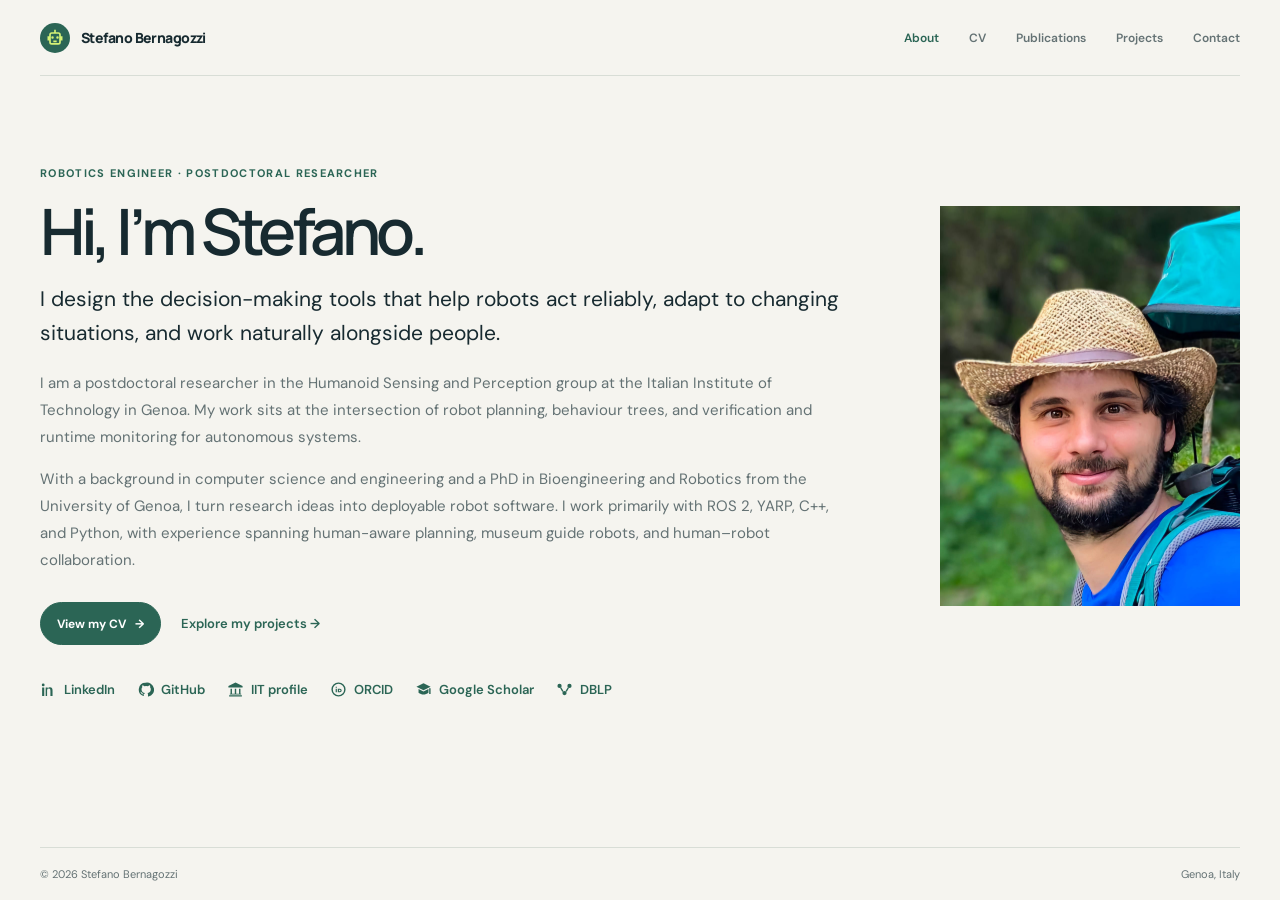
<file: index.html>
<!doctype html>
<html lang="en">
  <head>
    <meta charset="utf-8">
    <meta name="viewport" content="width=device-width, initial-scale=1">
    <meta name="theme-color" content="#f5f4ef">
    <meta name="description" content="Stefano Bernagozzi is a robotics engineer and postdoctoral researcher at the Italian Institute of Technology.">
    <title>About — Stefano Bernagozzi</title>
    <link rel="preconnect" href="https://fonts.googleapis.com">
    <link rel="preconnect" href="https://fonts.gstatic.com" crossorigin>
    <link href="https://fonts.googleapis.com/css2?family=DM+Sans:wght@400;500;600;700&family=Manrope:wght@400;500;600;700;800&display=swap" rel="stylesheet">
    <link rel="stylesheet" href="style.css?v=bio-cv-20261028">
  </head>
  <body>
    <header class="site-header">
      <a class="wordmark" href="index.html" aria-label="Stefano Bernagozzi, home"><span class="mark" aria-hidden="true"><svg><use href="profile-icons.svg#robot"></use></svg></span>Stefano Bernagozzi</a>
      <nav class="site-nav" aria-label="Main navigation">
        <a href="index.html" aria-current="page">About</a>
        <a href="cv.html">CV</a>
        <a href="publications.html">Publications</a>
        <a href="projects.html">Projects</a>
        <a href="contact.html">Contact</a>
      </nav>
    </header>
    <main class="page about-page">
      <div class="about-layout">
        <div class="about-copy">
          <p class="eyebrow">Robotics engineer · Postdoctoral researcher</p>
          <h1>Hi, I’m Stefano.</h1>
          <p class="lead">I design the decision-making tools that help robots act reliably, adapt to changing situations, and work naturally alongside people.</p>
          <p class="body-copy">I am a postdoctoral researcher in the Humanoid Sensing and Perception group at the Italian Institute of Technology in Genoa. My work sits at the intersection of robot planning, behaviour trees, and verification and runtime monitoring for autonomous systems.</p>
          <p class="body-copy">With a background in computer science and engineering and a PhD in Bioengineering and Robotics from the University of Genoa, I turn research ideas into deployable robot software. I work primarily with ROS 2, YARP, C++, and Python, with experience spanning human-aware planning, museum guide robots, and human–robot collaboration.</p>
          <div class="page-actions">
            <a class="button" href="cv.html">View my CV <span aria-hidden="true">→</span></a>
            <a class="text-link" href="projects.html">Explore my projects <span aria-hidden="true">→</span></a>
          </div>
        </div>
        <figure class="portrait">
          <img src="images/stefano-bernagozzi.jpg?v=20261028-new-photo" alt="Stefano Bernagozzi outdoors" width="1198" height="1600">
        </figure>
      </div>
      <div class="profile-links" aria-label="Professional and research profiles">
        <a href="https://www.linkedin.com/in/stefano-bernagozzi-224735a0/" target="_blank" rel="noopener noreferrer"><svg class="profile-icon" aria-hidden="true"><use href="profile-icons.svg#linkedin"></use></svg>LinkedIn</a>
        <a href="https://github.com/ste93" target="_blank" rel="noopener noreferrer"><svg class="profile-icon" aria-hidden="true"><use href="profile-icons.svg#github"></use></svg>GitHub</a>
        <a href="https://www.iit.it/people/stefano-bernagozzi" target="_blank" rel="noopener noreferrer"><svg class="profile-icon" aria-hidden="true"><use href="profile-icons.svg#institution"></use></svg>IIT profile</a>
        <a href="https://orcid.org/0000-0003-1360-7373" target="_blank" rel="noopener noreferrer"><svg class="profile-icon" aria-hidden="true"><use href="profile-icons.svg#orcid"></use></svg>ORCID</a>
        <a href="https://scholar.google.com/citations?user=8v1csBAAAAAJ&amp;hl=it" target="_blank" rel="noopener noreferrer"><svg class="profile-icon" aria-hidden="true"><use href="profile-icons.svg#scholar"></use></svg>Google Scholar</a>
        <a href="https://dblp.org/pid/285/0766.html" target="_blank" rel="noopener noreferrer"><svg class="profile-icon" aria-hidden="true"><use href="profile-icons.svg#dblp"></use></svg>DBLP</a>
      </div>
    </main>
    <footer class="site-footer"><span>© 2026 Stefano Bernagozzi</span><span>Genoa, Italy</span></footer>
  </body>
</html>
</file>
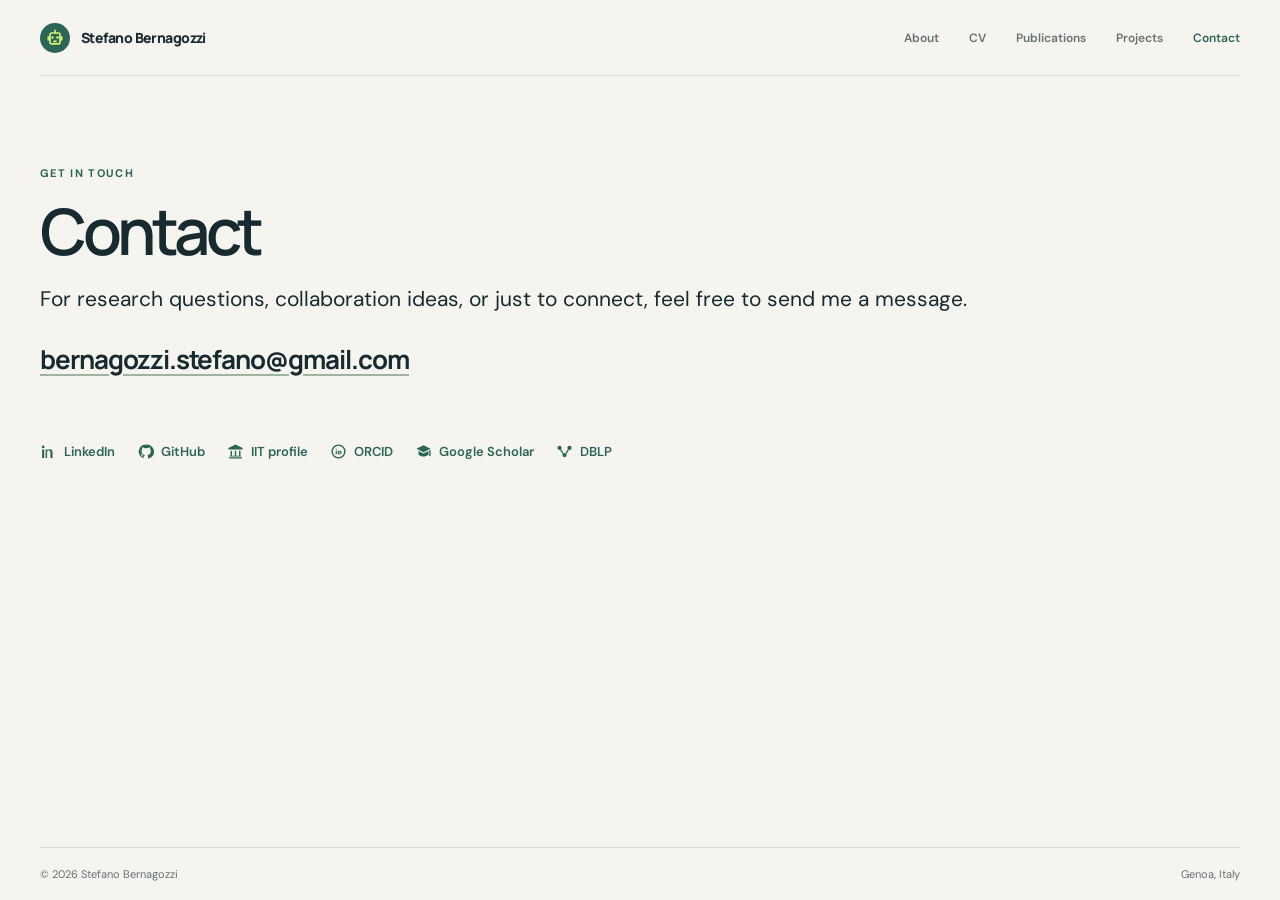
<file: contact.html>
<!doctype html>
<html lang="en">
  <head>
    <meta charset="utf-8">
    <meta name="viewport" content="width=device-width, initial-scale=1">
    <meta name="theme-color" content="#f5f4ef">
    <meta name="description" content="Contact Stefano Bernagozzi about robotics research and collaborations.">
    <title>Contact — Stefano Bernagozzi</title>
    <link rel="preconnect" href="https://fonts.googleapis.com">
    <link rel="preconnect" href="https://fonts.gstatic.com" crossorigin>
    <link href="https://fonts.googleapis.com/css2?family=DM+Sans:wght@400;500;600;700&family=Manrope:wght@400;500;600;700;800&display=swap" rel="stylesheet">
    <link rel="stylesheet" href="style.css?v=bio-cv-20261028">
  </head>
  <body>
    <header class="site-header">
      <a class="wordmark" href="index.html" aria-label="Stefano Bernagozzi, home"><span class="mark" aria-hidden="true"><svg><use href="profile-icons.svg#robot"></use></svg></span>Stefano Bernagozzi</a>
      <nav class="site-nav" aria-label="Main navigation">
        <a href="index.html">About</a>
        <a href="cv.html">CV</a>
        <a href="publications.html">Publications</a>
        <a href="projects.html">Projects</a>
        <a href="contact.html" aria-current="page">Contact</a>
      </nav>
    </header>
    <main class="page">
      <p class="eyebrow">Get in touch</p>
      <h1>Contact</h1>
      <p class="lead">For research questions, collaboration ideas, or just to connect, feel free to send me a message.</p>
      <a class="contact-email" href="mailto:bernagozzi.stefano@gmail.com">bernagozzi.stefano@gmail.com</a>
      <div class="profile-links" aria-label="More ways to connect">
        <a href="https://www.linkedin.com/in/stefano-bernagozzi-224735a0/" target="_blank" rel="noopener noreferrer"><svg class="profile-icon" aria-hidden="true"><use href="profile-icons.svg#linkedin"></use></svg>LinkedIn</a>
        <a href="https://github.com/ste93" target="_blank" rel="noopener noreferrer"><svg class="profile-icon" aria-hidden="true"><use href="profile-icons.svg#github"></use></svg>GitHub</a>
        <a href="https://www.iit.it/people/stefano-bernagozzi" target="_blank" rel="noopener noreferrer"><svg class="profile-icon" aria-hidden="true"><use href="profile-icons.svg#institution"></use></svg>IIT profile</a>
        <a href="https://orcid.org/0000-0003-1360-7373" target="_blank" rel="noopener noreferrer"><svg class="profile-icon" aria-hidden="true"><use href="profile-icons.svg#orcid"></use></svg>ORCID</a>
        <a href="https://scholar.google.com/citations?user=8v1csBAAAAAJ&amp;hl=it" target="_blank" rel="noopener noreferrer"><svg class="profile-icon" aria-hidden="true"><use href="profile-icons.svg#scholar"></use></svg>Google Scholar</a>
        <a href="https://dblp.org/pid/285/0766.html" target="_blank" rel="noopener noreferrer"><svg class="profile-icon" aria-hidden="true"><use href="profile-icons.svg#dblp"></use></svg>DBLP</a>
      </div>
    </main>
    <footer class="site-footer"><span>© 2026 Stefano Bernagozzi</span><span>Genoa, Italy</span></footer>
  </body>
</html>
</file>
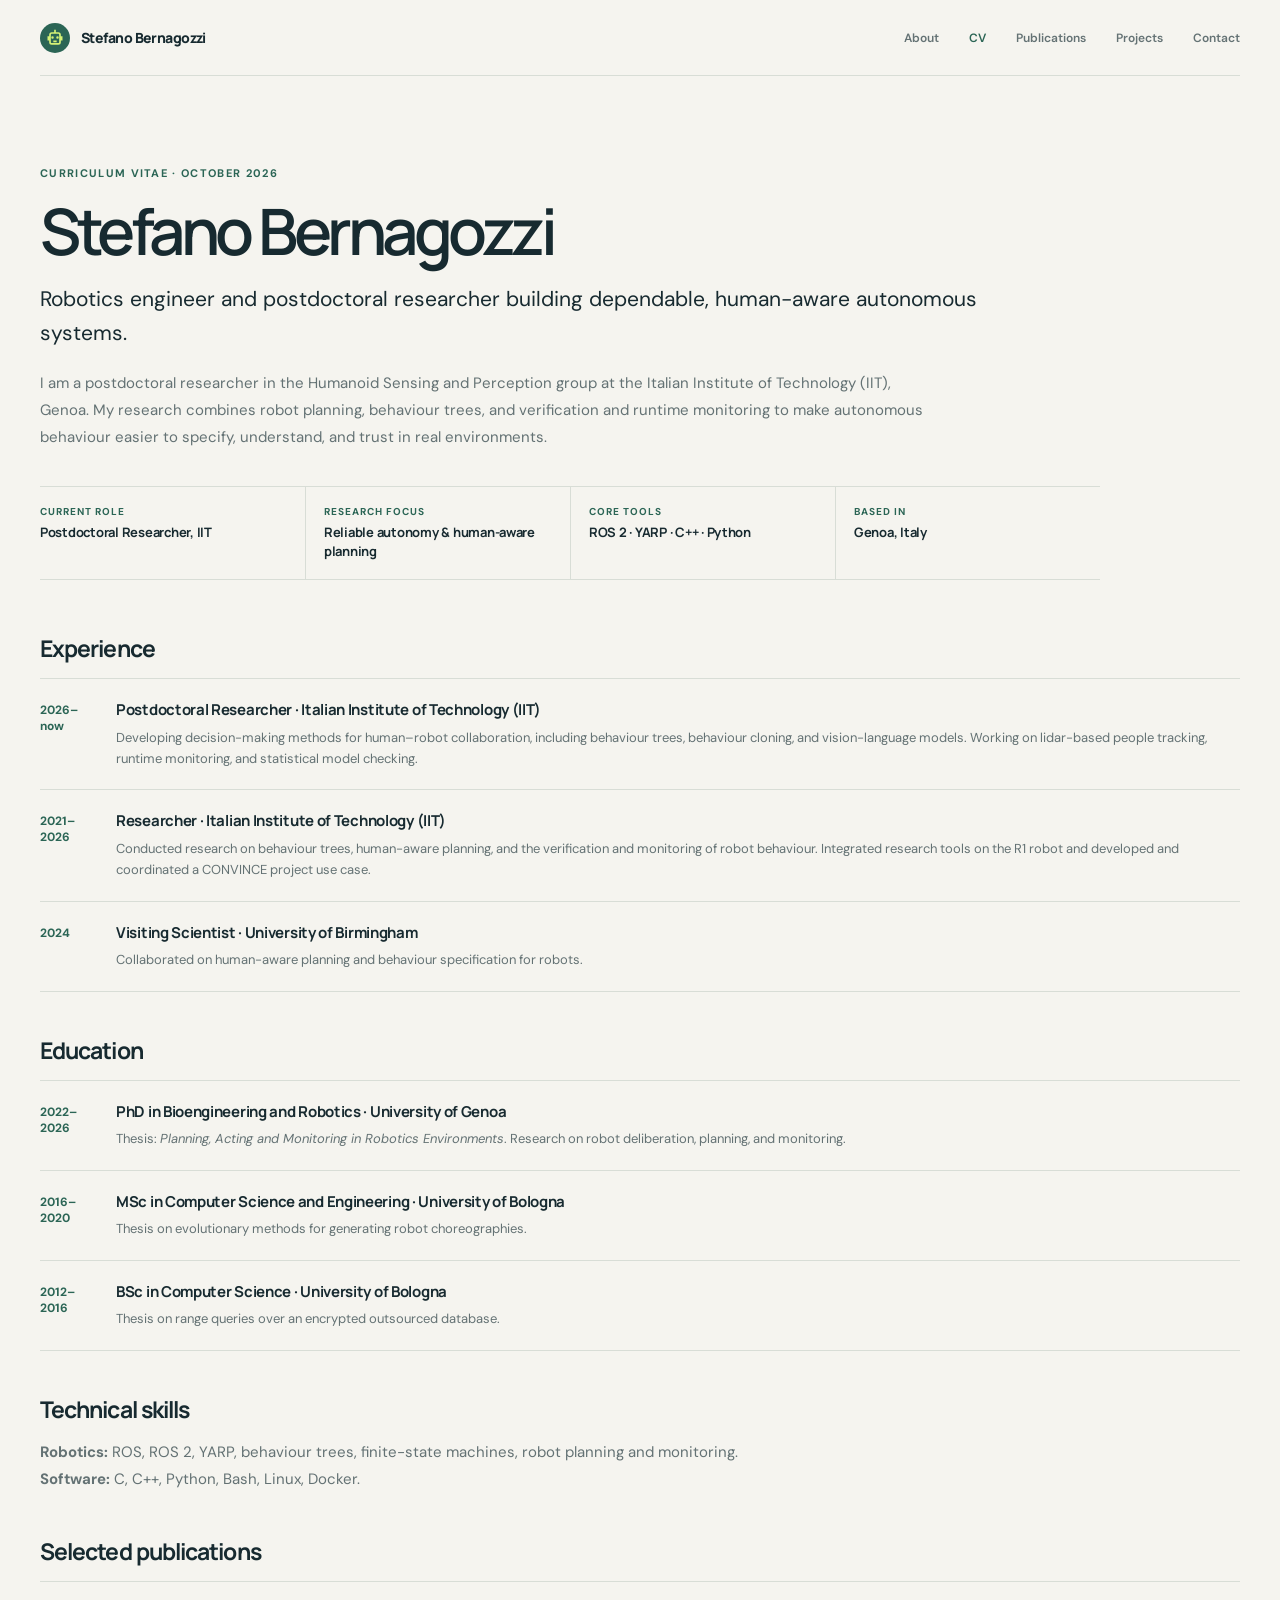
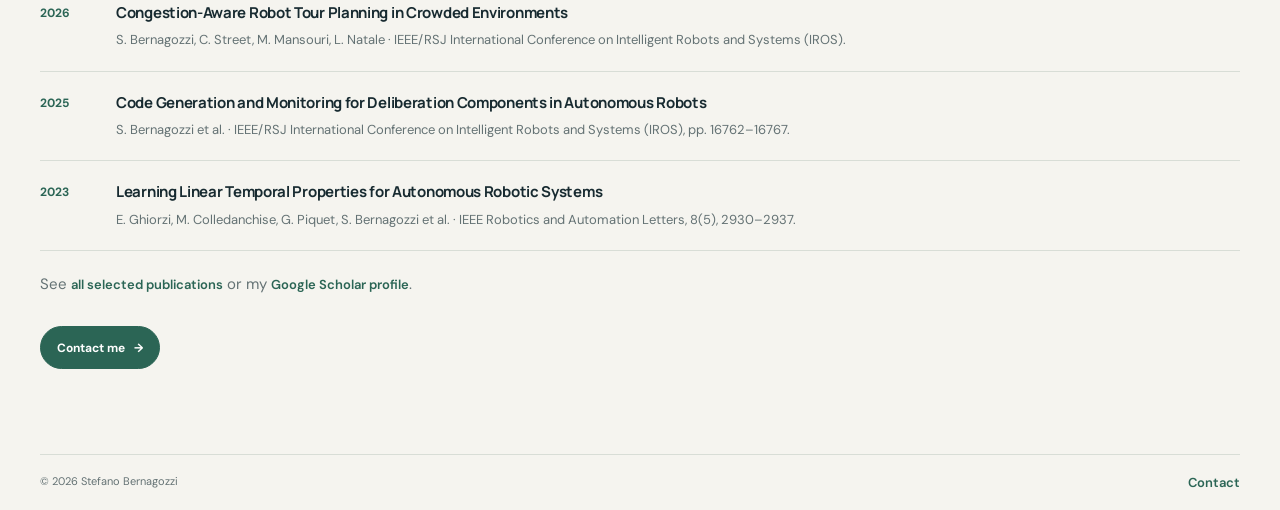
<file: cv.html>
<!doctype html>
<html lang="en">
  <head>
    <meta charset="utf-8">
    <meta name="viewport" content="width=device-width, initial-scale=1">
    <meta name="theme-color" content="#f5f4ef">
    <meta name="description" content="Professional CV of Stefano Bernagozzi, robotics engineer and researcher.">
    <title>CV — Stefano Bernagozzi</title>
    <link rel="preconnect" href="https://fonts.googleapis.com">
    <link rel="preconnect" href="https://fonts.gstatic.com" crossorigin>
    <link href="https://fonts.googleapis.com/css2?family=DM+Sans:wght@400;500;600;700&family=Manrope:wght@400;500;600;700;800&display=swap" rel="stylesheet">
    <link rel="stylesheet" href="style.css?v=bio-cv-20261028">
  </head>
  <body>
    <header class="site-header">
      <a class="wordmark" href="index.html" aria-label="Stefano Bernagozzi, home"><span class="mark" aria-hidden="true"><svg><use href="profile-icons.svg#robot"></use></svg></span>Stefano Bernagozzi</a>
      <nav class="site-nav" aria-label="Main navigation">
        <a href="index.html">About</a>
        <a href="cv.html" aria-current="page">CV</a>
        <a href="publications.html">Publications</a>
        <a href="projects.html">Projects</a>
        <a href="contact.html">Contact</a>
      </nav>
    </header>
    <main class="page">
      <p class="eyebrow">Curriculum vitae · October 2026</p>
      <h1>Stefano Bernagozzi</h1>
      <p class="lead">Robotics engineer and postdoctoral researcher building dependable, human-aware autonomous systems.</p>
      <p class="body-copy">I am a postdoctoral researcher in the Humanoid Sensing and Perception group at the Italian Institute of Technology (IIT), Genoa. My research combines robot planning, behaviour trees, and verification and runtime monitoring to make autonomous behaviour easier to specify, understand, and trust in real environments.</p>
      <dl class="cv-summary" aria-label="Professional summary">
        <div><dt>Current role</dt><dd>Postdoctoral Researcher, IIT</dd></div>
        <div><dt>Research focus</dt><dd>Reliable autonomy &amp; human-aware planning</dd></div>
        <div><dt>Core tools</dt><dd>ROS 2 · YARP · C++ · Python</dd></div>
        <div><dt>Based in</dt><dd>Genoa, Italy</dd></div>
      </dl>

      <section aria-labelledby="experience-heading">
        <h2 id="experience-heading">Experience</h2>
        <div class="item-list">
          <article class="list-item">
            <span class="item-year">2026–now</span>
            <div><h3 class="item-title">Postdoctoral Researcher · Italian Institute of Technology (IIT)</h3><p class="item-detail">Developing decision-making methods for human–robot collaboration, including behaviour trees, behaviour cloning, and vision-language models. Working on lidar-based people tracking, runtime monitoring, and statistical model checking.</p></div>
          </article>
          <article class="list-item">
            <span class="item-year">2021–2026</span>
            <div><h3 class="item-title">Researcher · Italian Institute of Technology (IIT)</h3><p class="item-detail">Conducted research on behaviour trees, human-aware planning, and the verification and monitoring of robot behaviour. Integrated research tools on the R1 robot and developed and coordinated a CONVINCE project use case.</p></div>
          </article>
          <article class="list-item">
            <span class="item-year">2024</span>
            <div><h3 class="item-title">Visiting Scientist · University of Birmingham</h3><p class="item-detail">Collaborated on human-aware planning and behaviour specification for robots.</p></div>
          </article>
        </div>
      </section>

      <section class="cv-section" aria-labelledby="education-heading">
        <h2 id="education-heading">Education</h2>
        <div class="item-list">
          <article class="list-item">
            <span class="item-year">2022–2026</span>
            <div><h3 class="item-title">PhD in Bioengineering and Robotics · University of Genoa</h3><p class="item-detail">Thesis: <em>Planning, Acting and Monitoring in Robotics Environments</em>. Research on robot deliberation, planning, and monitoring.</p></div>
          </article>
          <article class="list-item">
            <span class="item-year">2016–2020</span>
            <div><h3 class="item-title">MSc in Computer Science and Engineering · University of Bologna</h3><p class="item-detail">Thesis on evolutionary methods for generating robot choreographies.</p></div>
          </article>
          <article class="list-item">
            <span class="item-year">2012–2016</span>
            <div><h3 class="item-title">BSc in Computer Science · University of Bologna</h3><p class="item-detail">Thesis on range queries over an encrypted outsourced database.</p></div>
          </article>
        </div>
      </section>

      <section class="cv-section" aria-labelledby="skills-heading">
        <h2 id="skills-heading">Technical skills</h2>
        <p class="body-copy"><strong>Robotics:</strong> ROS, ROS 2, YARP, behaviour trees, finite-state machines, robot planning and monitoring.<br><strong>Software:</strong> C, C++, Python, Bash, Linux, Docker.</p>
      </section>

      <section class="cv-section" aria-labelledby="selected-work-heading">
        <h2 id="selected-work-heading">Selected publications</h2>
        <div class="item-list">
          <article class="list-item">
            <span class="item-year">2026</span>
            <div><h3 class="item-title">Congestion-Aware Robot Tour Planning in Crowded Environments</h3><p class="item-detail">S. Bernagozzi, C. Street, M. Mansouri, L. Natale · IEEE/RSJ International Conference on Intelligent Robots and Systems (IROS).</p></div>
          </article>
          <article class="list-item">
            <span class="item-year">2025</span>
            <div><h3 class="item-title">Code Generation and Monitoring for Deliberation Components in Autonomous Robots</h3><p class="item-detail">S. Bernagozzi et al. · IEEE/RSJ International Conference on Intelligent Robots and Systems (IROS), pp. 16762–16767.</p></div>
          </article>
          <article class="list-item">
            <span class="item-year">2023</span>
            <div><h3 class="item-title">Learning Linear Temporal Properties for Autonomous Robotic Systems</h3><p class="item-detail">E. Ghiorzi, M. Colledanchise, G. Piquet, S. Bernagozzi et al. · IEEE Robotics and Automation Letters, 8(5), 2930–2937.</p></div>
          </article>
        </div>
        <p class="body-copy cv-publication-links">See <a class="text-link" href="publications.html">all selected publications</a> or my <a class="text-link" href="https://scholar.google.com/citations?user=8v1csBAAAAAJ&amp;hl=it" target="_blank" rel="noopener noreferrer">Google Scholar profile</a>.</p>
      </section>
      <div class="page-actions"><a class="button" href="contact.html">Contact me <span aria-hidden="true">→</span></a></div>
    </main>
    <footer class="site-footer"><span>© 2026 Stefano Bernagozzi</span><a class="text-link" href="contact.html">Contact</a></footer>
  </body>
</html>
</file>
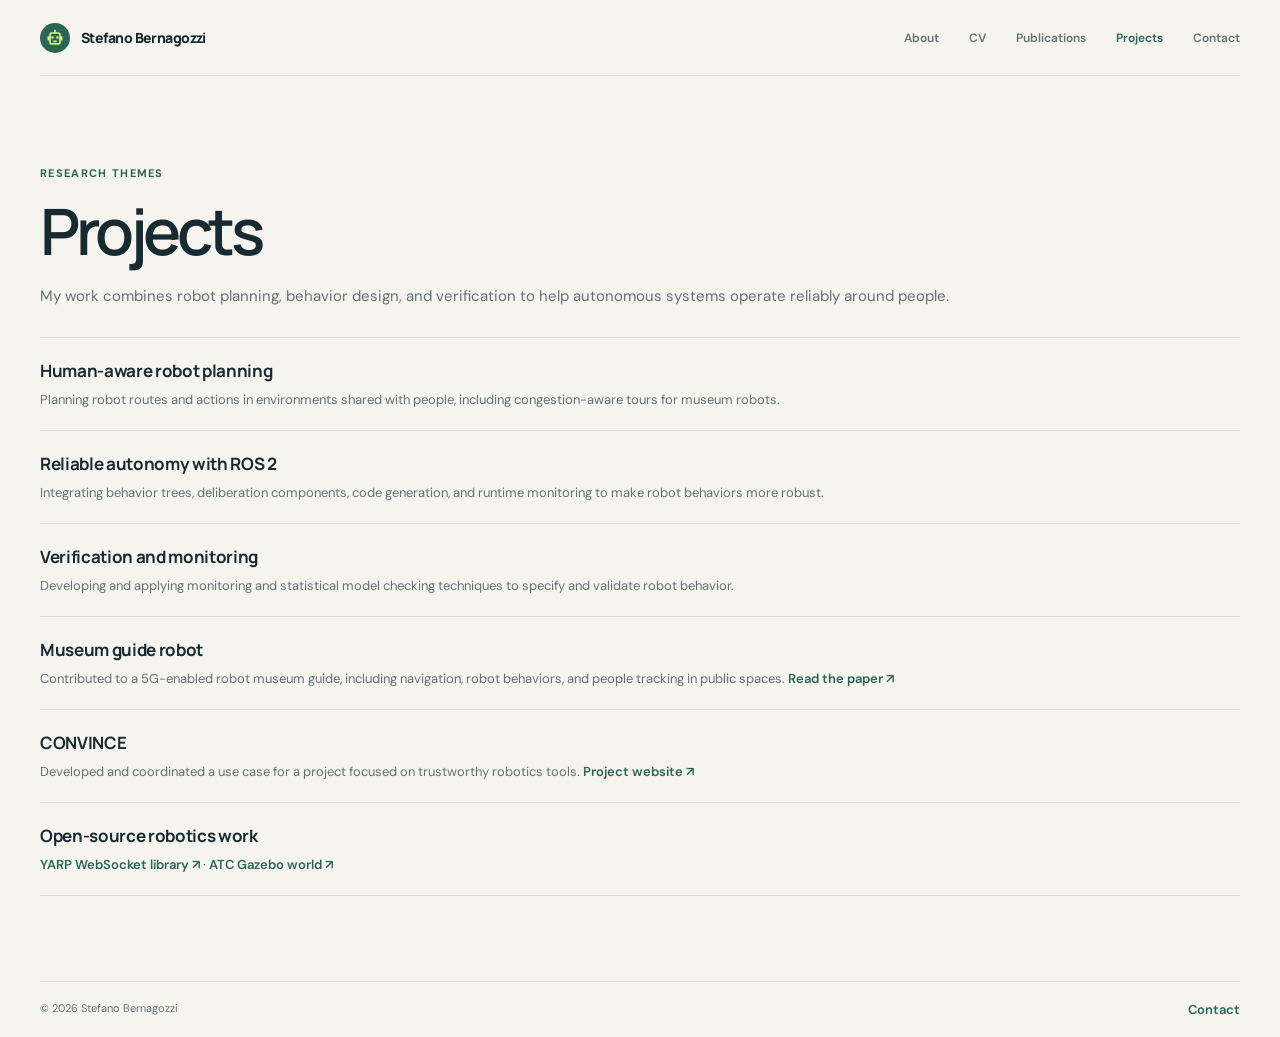
<file: projects.html>
<!doctype html>
<html lang="en">
  <head>
    <meta charset="utf-8">
    <meta name="viewport" content="width=device-width, initial-scale=1">
    <meta name="theme-color" content="#f5f4ef">
    <meta name="description" content="Research projects by Stefano Bernagozzi in human-aware planning and reliable robot autonomy.">
    <title>Projects — Stefano Bernagozzi</title>
    <link rel="preconnect" href="https://fonts.googleapis.com">
    <link rel="preconnect" href="https://fonts.gstatic.com" crossorigin>
    <link href="https://fonts.googleapis.com/css2?family=DM+Sans:wght@400;500;600;700&family=Manrope:wght@400;500;600;700;800&display=swap" rel="stylesheet">
    <link rel="stylesheet" href="style.css?v=bio-cv-20261028">
  </head>
  <body>
    <header class="site-header">
      <a class="wordmark" href="index.html" aria-label="Stefano Bernagozzi, home"><span class="mark" aria-hidden="true"><svg><use href="profile-icons.svg#robot"></use></svg></span>Stefano Bernagozzi</a>
      <nav class="site-nav" aria-label="Main navigation">
        <a href="index.html">About</a>
        <a href="cv.html">CV</a>
        <a href="publications.html">Publications</a>
        <a href="projects.html" aria-current="page">Projects</a>
        <a href="contact.html">Contact</a>
      </nav>
    </header>
    <main class="page">
      <p class="eyebrow">Research themes</p>
      <h1>Projects</h1>
      <p class="list-intro">My work combines robot planning, behavior design, and verification to help autonomous systems operate reliably around people.</p>
      <div class="item-list project-list">
        <article class="list-item">
          <div><h2 class="item-title">Human-aware robot planning</h2><p class="item-detail">Planning robot routes and actions in environments shared with people, including congestion-aware tours for museum robots.</p></div>
        </article>
        <article class="list-item">
          <div><h2 class="item-title">Reliable autonomy with ROS 2</h2><p class="item-detail">Integrating behavior trees, deliberation components, code generation, and runtime monitoring to make robot behaviors more robust.</p></div>
        </article>
        <article class="list-item">
          <div><h2 class="item-title">Verification and monitoring</h2><p class="item-detail">Developing and applying monitoring and statistical model checking techniques to specify and validate robot behavior.</p></div>
        </article>
        <article class="list-item">
          <div><h2 class="item-title">Museum guide robot</h2><p class="item-detail">Contributed to a 5G-enabled robot museum guide, including navigation, robot behaviors, and people tracking in public spaces. <a class="text-link" href="https://doi.org/10.3389/frobt.2023.1323675" target="_blank" rel="noopener noreferrer">Read the paper ↗</a></p></div>
        </article>
        <article class="list-item">
          <div><h2 class="item-title">CONVINCE</h2><p class="item-detail">Developed and coordinated a use case for a project focused on trustworthy robotics tools. <a class="text-link" href="https://convince-project.eu/" target="_blank" rel="noopener noreferrer">Project website ↗</a></p></div>
        </article>
        <article class="list-item">
          <div><h2 class="item-title">Open-source robotics work</h2><p class="item-detail"><a class="text-link" href="https://github.com/ste93/yarp-websocket-library" target="_blank" rel="noopener noreferrer">YARP WebSocket library ↗</a> · <a class="text-link" href="https://github.com/ste93/ATC-GZ-World" target="_blank" rel="noopener noreferrer">ATC Gazebo world ↗</a></p></div>
        </article>
      </div>
    </main>
    <footer class="site-footer"><span>© 2026 Stefano Bernagozzi</span><a class="text-link" href="contact.html">Contact</a></footer>
  </body>
</html>
</file>
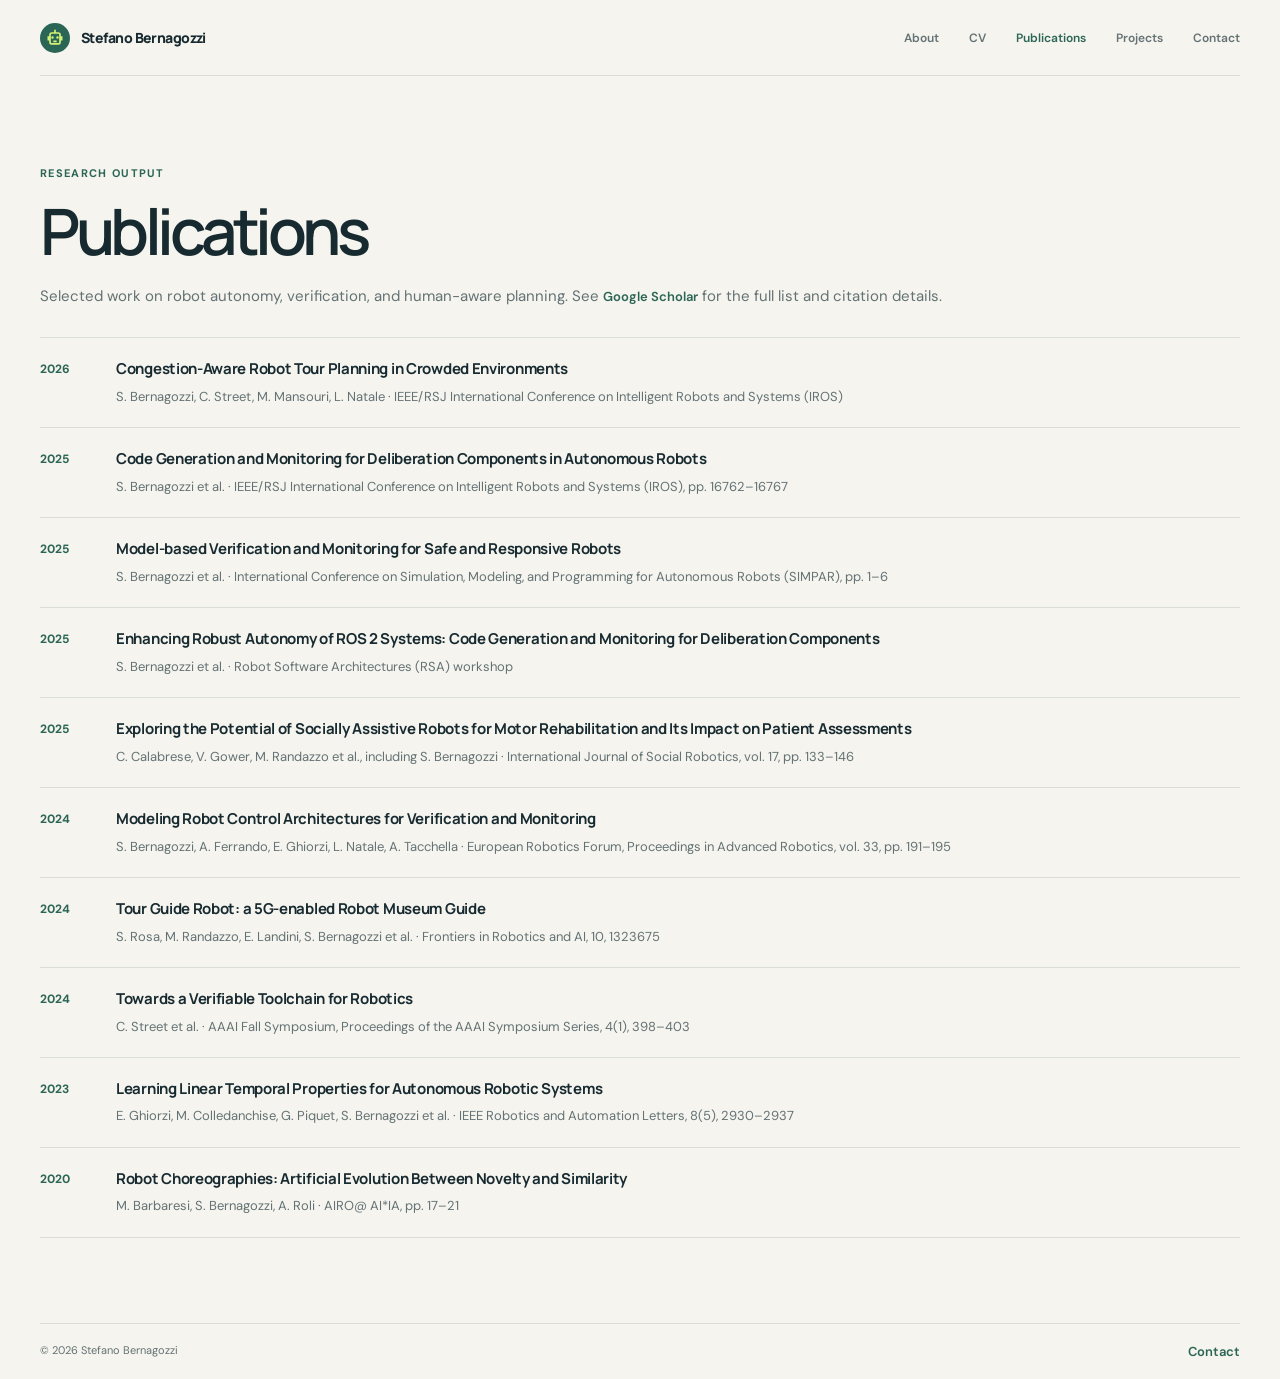
<file: publications.html>
<!doctype html>
<html lang="en">
  <head>
    <meta charset="utf-8">
    <meta name="viewport" content="width=device-width, initial-scale=1">
    <meta name="theme-color" content="#f5f4ef">
    <meta name="description" content="Selected publications by Stefano Bernagozzi on robotics, planning, and robot verification.">
    <title>Publications — Stefano Bernagozzi</title>
    <link rel="preconnect" href="https://fonts.googleapis.com">
    <link rel="preconnect" href="https://fonts.gstatic.com" crossorigin>
    <link href="https://fonts.googleapis.com/css2?family=DM+Sans:wght@400;500;600;700&family=Manrope:wght@400;500;600;700;800&display=swap" rel="stylesheet">
    <link rel="stylesheet" href="style.css?v=bio-cv-20261028">
  </head>
  <body>
    <header class="site-header">
      <a class="wordmark" href="index.html" aria-label="Stefano Bernagozzi, home"><span class="mark" aria-hidden="true"><svg><use href="profile-icons.svg#robot"></use></svg></span>Stefano Bernagozzi</a>
      <nav class="site-nav" aria-label="Main navigation">
        <a href="index.html">About</a>
        <a href="cv.html">CV</a>
        <a href="publications.html" aria-current="page">Publications</a>
        <a href="projects.html">Projects</a>
        <a href="contact.html">Contact</a>
      </nav>
    </header>
    <main class="page">
      <p class="eyebrow">Research output</p>
      <h1>Publications</h1>
      <p class="list-intro">Selected work on robot autonomy, verification, and human-aware planning. See <a class="text-link" href="https://scholar.google.com/citations?user=8v1csBAAAAAJ&amp;hl=it" target="_blank" rel="noopener noreferrer">Google Scholar</a> for the full list and citation details.</p>
      <div class="item-list">
        <article class="list-item">
          <span class="item-year">2026</span>
          <div><h2 class="item-title">Congestion-Aware Robot Tour Planning in Crowded Environments</h2><p class="item-detail">S. Bernagozzi, C. Street, M. Mansouri, L. Natale · IEEE/RSJ International Conference on Intelligent Robots and Systems (IROS)</p></div>
        </article>
        <article class="list-item">
          <span class="item-year">2025</span>
          <div><h2 class="item-title">Code Generation and Monitoring for Deliberation Components in Autonomous Robots</h2><p class="item-detail">S. Bernagozzi et al. · IEEE/RSJ International Conference on Intelligent Robots and Systems (IROS), pp. 16762–16767</p></div>
        </article>
        <article class="list-item">
          <span class="item-year">2025</span>
          <div><h2 class="item-title">Model-based Verification and Monitoring for Safe and Responsive Robots</h2><p class="item-detail">S. Bernagozzi et al. · International Conference on Simulation, Modeling, and Programming for Autonomous Robots (SIMPAR), pp. 1–6</p></div>
        </article>
        <article class="list-item">
          <span class="item-year">2025</span>
          <div><h2 class="item-title">Enhancing Robust Autonomy of ROS 2 Systems: Code Generation and Monitoring for Deliberation Components</h2><p class="item-detail">S. Bernagozzi et al. · Robot Software Architectures (RSA) workshop</p></div>
        </article>
        <article class="list-item">
          <span class="item-year">2025</span>
          <div><h2 class="item-title">Exploring the Potential of Socially Assistive Robots for Motor Rehabilitation and Its Impact on Patient Assessments</h2><p class="item-detail">C. Calabrese, V. Gower, M. Randazzo et al., including S. Bernagozzi · International Journal of Social Robotics, vol. 17, pp. 133–146</p></div>
        </article>
        <article class="list-item">
          <span class="item-year">2024</span>
          <div><h2 class="item-title">Modeling Robot Control Architectures for Verification and Monitoring</h2><p class="item-detail">S. Bernagozzi, A. Ferrando, E. Ghiorzi, L. Natale, A. Tacchella · European Robotics Forum, Proceedings in Advanced Robotics, vol. 33, pp. 191–195</p></div>
        </article>
        <article class="list-item">
          <span class="item-year">2024</span>
          <div><h2 class="item-title">Tour Guide Robot: a 5G-enabled Robot Museum Guide</h2><p class="item-detail">S. Rosa, M. Randazzo, E. Landini, S. Bernagozzi et al. · Frontiers in Robotics and AI, 10, 1323675</p></div>
        </article>
        <article class="list-item">
          <span class="item-year">2024</span>
          <div><h2 class="item-title">Towards a Verifiable Toolchain for Robotics</h2><p class="item-detail">C. Street et al. · AAAI Fall Symposium, Proceedings of the AAAI Symposium Series, 4(1), 398–403</p></div>
        </article>
        <article class="list-item">
          <span class="item-year">2023</span>
          <div><h2 class="item-title">Learning Linear Temporal Properties for Autonomous Robotic Systems</h2><p class="item-detail">E. Ghiorzi, M. Colledanchise, G. Piquet, S. Bernagozzi et al. · IEEE Robotics and Automation Letters, 8(5), 2930–2937</p></div>
        </article>
        <article class="list-item">
          <span class="item-year">2020</span>
          <div><h2 class="item-title">Robot Choreographies: Artificial Evolution Between Novelty and Similarity</h2><p class="item-detail">M. Barbaresi, S. Bernagozzi, A. Roli · AIRO@ AI*IA, pp. 17–21</p></div>
        </article>
      </div>
    </main>
    <footer class="site-footer"><span>© 2026 Stefano Bernagozzi</span><a class="text-link" href="contact.html">Contact</a></footer>
  </body>
</html>
</file>
<file: style.css>
:root {
  color-scheme: light;
  --paper: #f5f4ef;
  --ink: #172a30;
  --muted: #647274;
  --line: #d8ddd6;
  --green: #2b6555;
  --lime: #d6f276;
  --sans: "DM Sans", sans-serif;
  --display: "Manrope", sans-serif;
}

* { box-sizing: border-box; }
body {
  min-height: 100vh;
  margin: 0;
  display: flex;
  flex-direction: column;
  background: var(--paper);
  color: var(--ink);
  font-family: var(--sans);
  -webkit-font-smoothing: antialiased;
}
a { color: inherit; }
a:focus-visible { outline: 3px solid #78a76c; outline-offset: 4px; }
.site-header, .site-footer {
  width: min(100% - 80px, 1440px);
  margin-inline: auto;
}
.site-header {
  min-height: 76px;
  display: flex;
  align-items: center;
  justify-content: space-between;
  gap: 25px;
  border-bottom: 1px solid var(--line);
}
.wordmark {
  display: inline-flex;
  align-items: center;
  gap: 11px;
  flex: 0 0 auto;
  font-family: var(--display);
  font-size: 14px;
  font-weight: 800;
  letter-spacing: -.04em;
  text-decoration: none;
}
.mark {
  width: 30px;
  height: 30px;
  display: grid;
  place-items: center;
  border-radius: 50%;
  background: var(--green);
  color: var(--lime);
  font-size: 12px;
}
.mark svg { width: 20px; height: 20px; fill: currentColor; }
.site-nav { display: flex; gap: clamp(14px, 3vw, 30px); }
.site-nav a {
  padding-block: 8px;
  color: var(--muted);
  font-size: 12px;
  font-weight: 600;
  text-decoration: none;
}
.site-nav a:hover, .site-nav a[aria-current="page"] { color: var(--green); }
.page {
  width: min(100% - 80px, 1360px);
  flex: 1;
  margin: 0 auto;
  padding-block: clamp(60px, 10vh, 105px) 85px;
}
.about-layout {
  display: grid;
  grid-template-columns: minmax(0, 1fr) minmax(220px, 300px);
  align-items: center;
  gap: clamp(40px, 7vw, 90px);
}
.about-copy { max-width: 900px; }
.portrait { width: 100%; max-width: 300px; justify-self: end; margin: 0; }
.portrait img { display: block; width: 100%; height: auto; aspect-ratio: 3 / 4; object-fit: cover; }
.portrait figcaption { margin-top: 9px; color: var(--muted); font-size: 11px; }
.eyebrow {
  margin: 0 0 17px;
  color: var(--green);
  font-size: 11px;
  font-weight: 700;
  letter-spacing: .12em;
  text-transform: uppercase;
}
h1, h2, h3, p { margin-top: 0; }
h1 {
  margin-bottom: 19px;
  font-family: var(--display);
  font-size: clamp(42px, 8vw, 64px);
  font-weight: 600;
  letter-spacing: -.07em;
  line-height: 1.05;
}
h2 {
  margin-bottom: 14px;
  font-family: var(--display);
  font-size: 23px;
  font-weight: 700;
  letter-spacing: -.04em;
}
.lead {
  max-width: 1000px;
  margin-bottom: 20px;
  color: var(--ink);
  font-size: clamp(18px, 2.5vw, 21px);
  line-height: 1.6;
}
.body-copy {
  max-width: 900px;
  margin-bottom: 15px;
  color: var(--muted);
  font-size: 15px;
  line-height: 1.8;
}
.cv-summary {
  display: grid;
  grid-template-columns: repeat(4, minmax(0, 1fr));
  gap: 0;
  max-width: 1060px;
  margin: 35px 0 52px;
  border-block: 1px solid var(--line);
}
.cv-summary div { padding: 18px 18px 18px 0; }
.cv-summary div + div { padding-left: 18px; border-left: 1px solid var(--line); }
.cv-summary dt { margin-bottom: 5px; color: var(--green); font-size: 10px; font-weight: 700; letter-spacing: .1em; text-transform: uppercase; }
.cv-summary dd { margin: 0; font-family: var(--display); font-size: 13px; font-weight: 700; line-height: 1.45; letter-spacing: -.02em; }
.page-actions { display: flex; align-items: center; flex-wrap: wrap; gap: 20px; margin-top: 28px; }
.button {
  min-height: 43px;
  display: inline-flex;
  align-items: center;
  gap: 9px;
  padding: 0 16px;
  border: 1px solid var(--green);
  border-radius: 999px;
  background: var(--green);
  color: #fff;
  font-size: 12px;
  font-weight: 700;
  text-decoration: none;
}
.button:hover { background: #204e41; }
.text-link, .profile-links a, .contact-link {
  color: var(--green);
  font-size: 13px;
  font-weight: 600;
  text-decoration: none;
}
.text-link:hover, .profile-links a:hover, .contact-link:hover { text-decoration: underline; text-underline-offset: 4px; }
.profile-links { display: flex; flex-wrap: wrap; gap: 10px 22px; margin-top: 36px; }
.profile-links a { display: inline-flex; align-items: center; gap: 7px; }
.profile-icon { width: 17px; height: 17px; flex: 0 0 17px; fill: currentColor; }
.list-intro { max-width: 1000px; margin-bottom: 28px; color: var(--muted); font-size: 15px; line-height: 1.75; }
.item-list { border-top: 1px solid var(--line); }
.list-item {
  display: grid;
  grid-template-columns: 58px minmax(0, 1fr);
  gap: 18px;
  padding: 20px 0;
  border-bottom: 1px solid var(--line);
}
.item-year { padding-top: 3px; color: var(--green); font-size: 12px; font-weight: 700; }
.item-title { margin-bottom: 5px; font-family: var(--display); font-size: 15px; font-weight: 700; letter-spacing: -.02em; line-height: 1.5; }
.item-detail { margin: 0; color: var(--muted); font-size: 13px; line-height: 1.65; }
.project-list .list-item { grid-template-columns: minmax(0, 1fr); gap: 4px; }
.project-list .item-title { font-size: 17px; }
.cv-section { margin-top: 42px; }
.cv-publication-links { margin-top: 20px; }
.contact-email {
  display: inline-block;
  margin: 4px 0 30px;
  font-family: var(--display);
  font-size: clamp(19px, 4vw, 26px);
  font-weight: 700;
  letter-spacing: -.04em;
  text-decoration-color: #9eb4a3;
  text-underline-offset: 5px;
}
.site-footer {
  display: flex;
  justify-content: space-between;
  gap: 20px;
  padding-block: 19px;
  border-top: 1px solid var(--line);
  color: var(--muted);
  font-size: 11px;
}

@media (max-width: 600px) {
  .site-header, .site-footer { width: min(100% - 36px, 1440px); }
  .site-header { min-height: 70px; flex-wrap: wrap; gap: 0 15px; padding-block: 12px; }
  .wordmark { font-size: 13px; }
  .site-nav { width: 100%; justify-content: space-between; gap: 8px; }
  .site-nav a { padding-block: 8px 2px; font-size: 11px; }
  .page { width: min(100% - 36px, 1360px); padding-block: 55px 65px; }
  .about-layout { grid-template-columns: 1fr; gap: 34px; }
  .portrait { width: min(100%, 230px); justify-self: center; }
  .cv-summary { grid-template-columns: repeat(2, minmax(0, 1fr)); margin-block: 30px 42px; }
  .cv-summary div:nth-child(3) { border-left: 0; border-top: 1px solid var(--line); }
  .cv-summary div:nth-child(4) { border-top: 1px solid var(--line); }
  .list-item { grid-template-columns: 43px minmax(0, 1fr); gap: 12px; }
}
@media (max-width: 390px) {
  .site-footer { flex-direction: column; gap: 7px; }
  .profile-links { gap: 12px 17px; }
}
</file>
